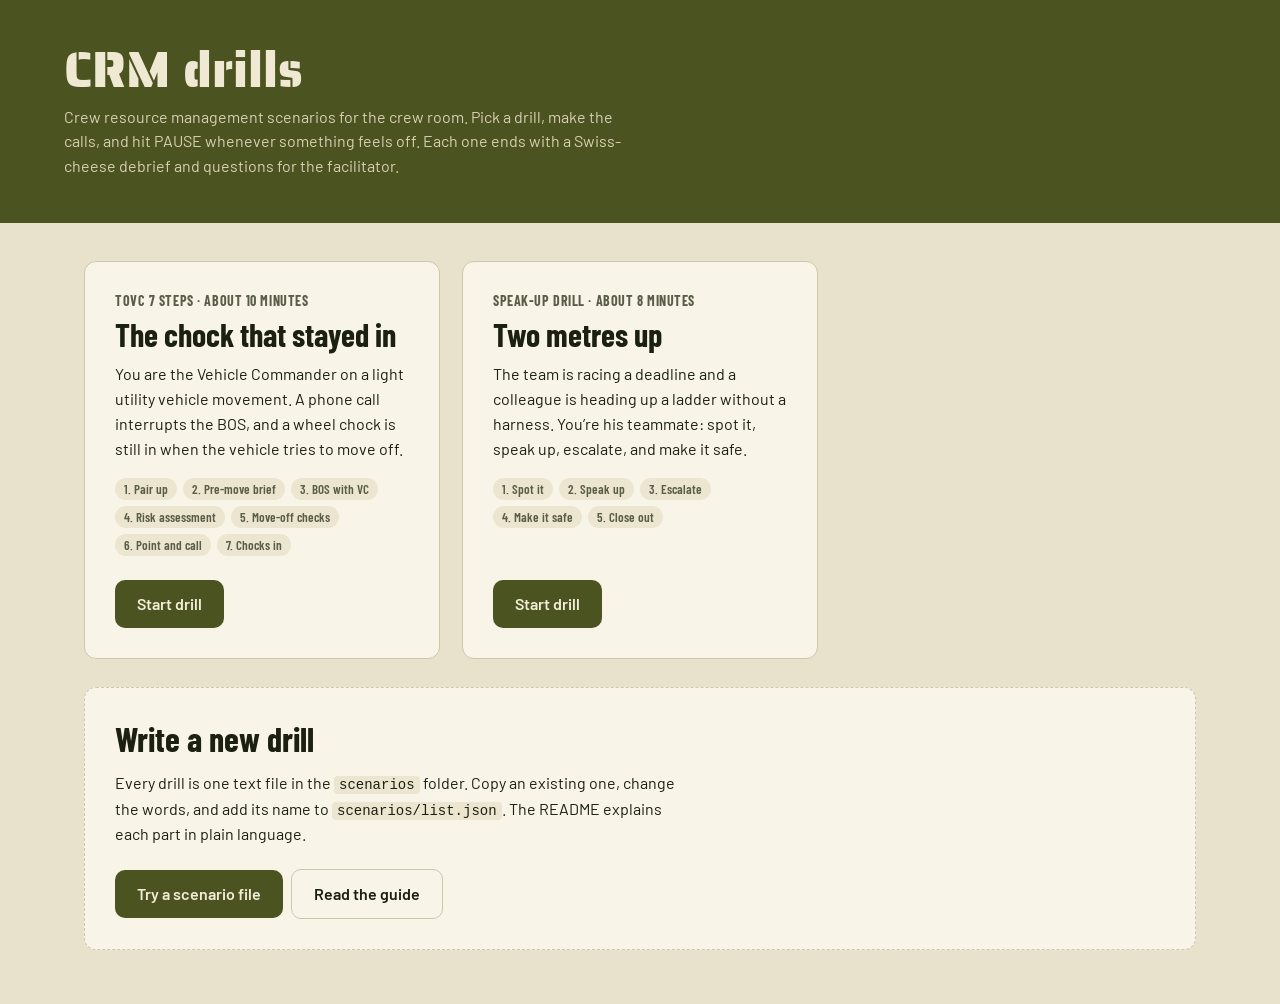
<file: index.html>
<!DOCTYPE html>
<html lang="en">
<head>
<meta charset="utf-8">
<meta name="viewport" content="width=device-width, initial-scale=1">
<title>CRM drills</title>
<meta name="description" content="Crew resource management training drills: branching scenarios with PAUSE and next best action, and a Swiss-cheese debrief.">
<link rel="preconnect" href="https://fonts.googleapis.com">
<link href="https://fonts.googleapis.com/css2?family=Saira+Stencil+One&family=Barlow:wght@400;500;600;700&family=Barlow+Condensed:wght@500;600;700&display=swap" rel="stylesheet">
<link rel="stylesheet" href="assets/style.css">
</head>
<body>
<header><div class="hin">
  <h1>CRM drills</h1>
  <p class="sub">Crew resource management scenarios for the crew room. Pick a drill, make the calls, and hit PAUSE whenever something feels off. Each one ends with a Swiss-cheese debrief and questions for the facilitator.</p>
  <div class="spacer"></div><div class="spacer"></div>
</div></header>
<main class="one">
  <div class="menu" id="menu"><p class="loading">Loading drills…</p></div>
  <section class="card author">
    <h2>Write a new drill</h2>
    <p class="text">Every drill is one text file in the <code>scenarios</code> folder. Copy an existing one, change the words, and add its name to <code>scenarios/list.json</code>. The README explains each part in plain language.</p>
    <a class="go" href="drill.html">Try a scenario file</a><a class="go ghost" href="https://github.com/Gnowsk/crm-drills#readme">Read the guide</a>
  </section>
</main>
<script>
(async () => {
  const esc = s => String(s ?? '').replace(/[&<>"']/g, c => ({'&':'&amp;','<':'&lt;','>':'&gt;','"':'&quot;',"'":'&#39;'}[c]));
  const menu = document.getElementById('menu');
  try {
    const ids = await (await fetch('scenarios/list.json', { cache: 'no-cache' })).json();
    const cards = await Promise.all(ids.map(async id => {
      try {
        const d = await (await fetch(`scenarios/${encodeURIComponent(id)}.json`, { cache: 'no-cache' })).json();
        return `<article class="card drill">
          <div class="kicker">${esc(d.kicker || 'Drill')}${d.duration ? ' · ' + esc(d.duration) : ''}</div>
          <h2>${esc(d.title)}</h2>
          <p>${esc(d.summary || d.subtitle || '')}</p>
          <ul class="steps">${(d.steps || []).map((s, i) => `<li>${i + 1}. ${esc(s)}</li>`).join('')}</ul>
          <div class="foot"></div>
          <a class="go" href="drill.html?s=${encodeURIComponent(id)}">Start drill</a>
        </article>`;
      } catch {
        return `<article class="card drill err"><h2>${esc(id)}</h2><p>This scenario file couldn’t be read. Open it in “Try a scenario file” to see what’s wrong.</p></article>`;
      }
    }));
    menu.innerHTML = cards.join('');
  } catch {
    menu.innerHTML = '<p class="note">The list of drills couldn’t be loaded. If you opened this file straight from your computer, use the live site or a local web server instead (see README).</p>';
  }
})();
</script>
</body>
</html>
</file>
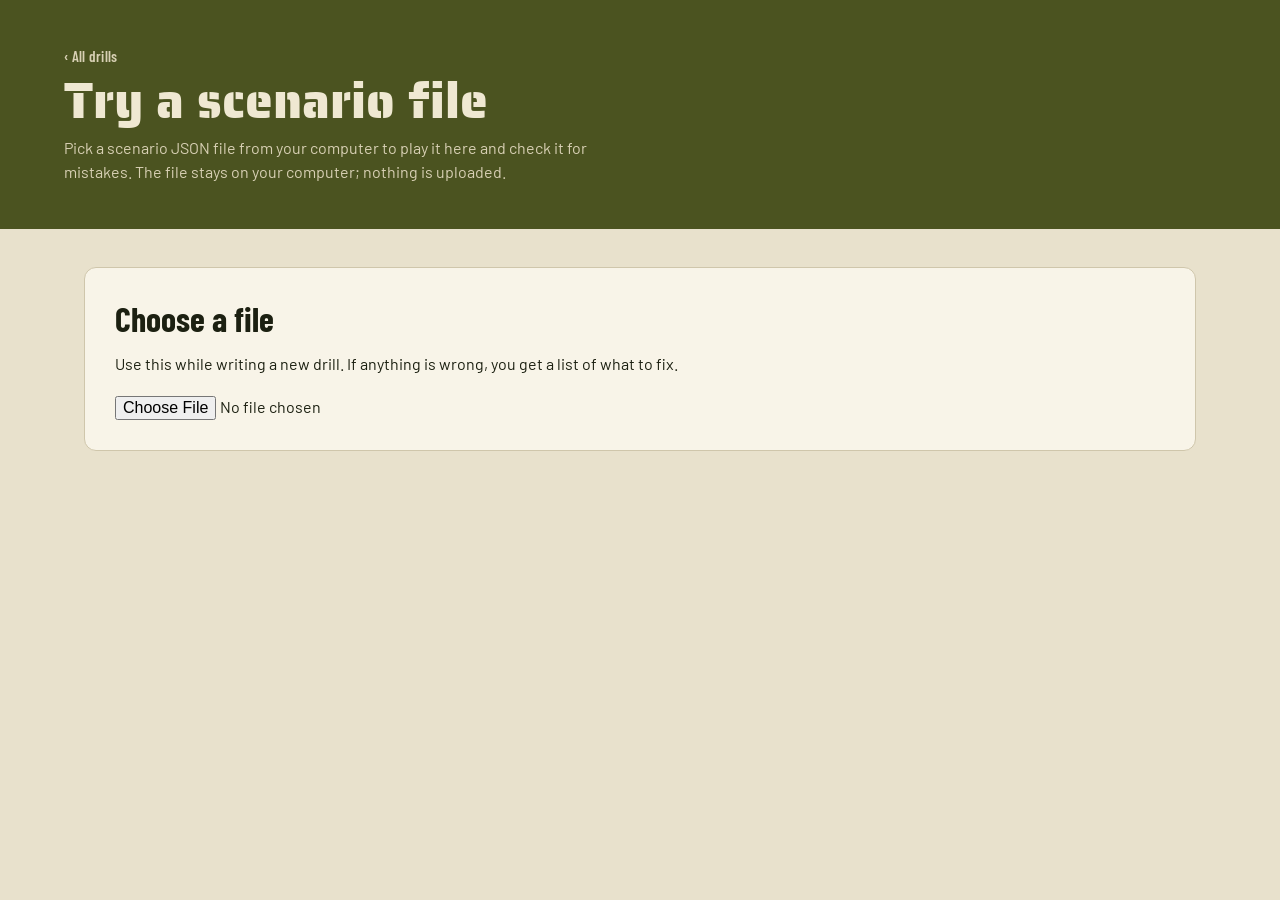
<file: drill.html>
<!DOCTYPE html>
<html lang="en">
<head>
<meta charset="utf-8">
<meta name="viewport" content="width=device-width, initial-scale=1">
<title>CRM drill</title>
<link rel="preconnect" href="https://fonts.googleapis.com">
<link href="https://fonts.googleapis.com/css2?family=Saira+Stencil+One&family=Barlow:wght@400;500;600;700&family=Barlow+Condensed:wght@500;600;700&display=swap" rel="stylesheet">
<link rel="stylesheet" href="assets/style.css">
</head>
<body>
<header><div class="hin">
  <a class="back" href="index.html">‹ All drills</a>
  <h1 id="title">Loading…</h1>
  <p class="sub" id="sub"></p>
  <div class="rail" id="rail"></div>
  <div class="spacer"></div>
</div></header>
<main id="main" class="one"><p class="loading">Loading the drill…</p></main>
<script src="assets/engine.js"></script>
</body>
</html>
</file>
<file: assets/style.css>
/* Shared look for every drill: olive drab and sand, safety-yellow accent for PAUSE.
   Saira Stencil for titles, Barlow for body text. Stacks on phones. */
:root{color-scheme:light dark;
--bg:light-dark(#e8e1cc,#13160d);--card:light-dark(#f8f4e8,#1e2315);--ink:light-dark(#1c2011,#ece5cf);
--mute:light-dark(#5a5d47,#a7a48c);--line:light-dark(#cfc6ab,#343b25);--olive:#4b5320;--oliveD:#363c16;
--acc:#f2b705;--bad:light-dark(#a8321c,#ff8466);--good:light-dark(#3e5f1d,#b5d27a);--okc:light-dark(#8a6a00,#f2cf5b);
--bubble:light-dark(#ece5cf,#272d1b);--bubbleMe:light-dark(#dfe3c6,#2f3a17);--hover:light-dark(#efe9d6,#262c1a);
--fbbg:light-dark(#efe9d6,#232918);--hl:light-dark(#fbf0c9,#2c2a12);
--ground:light-dark(#cbc2a6,#2a3020);--groundLine:light-dark(#9d9478,#3d4530);--glass:light-dark(#a9c1c9,#3a4c52);--measure:light-dark(#6b6550,#a7a48c)}
:root[data-theme=light]{color-scheme:light}:root[data-theme=dark]{color-scheme:dark}
*{box-sizing:border-box;min-width:0}
body{margin:0;background:var(--bg);color:var(--ink);font:16px/1.55 Barlow,system-ui,sans-serif;overflow-x:clip}
a{color:inherit}
button{font:inherit;color:inherit;cursor:pointer}
button:focus-visible,a:focus-visible,input:focus-visible{outline:3px solid var(--acc);outline-offset:2px}
header{background:var(--olive);color:#efe8d2;padding:clamp(22px,3.5vw,44px) max(5vw,16px) 0}
.hin{max-width:1240px;margin:0 auto}
.back{display:inline-block;margin-bottom:10px;color:#d8d0b4;font:600 15px "Barlow Condensed",sans-serif;text-decoration:none;letter-spacing:.02em}
.back:hover{color:#fff;text-decoration:underline}
h1{font:400 clamp(32px,5vw,50px)/1.05 "Saira Stencil One",Impact,sans-serif;margin:0;text-wrap:balance}
.sub{margin:8px 0 0;color:#d8d0b4;max-width:62ch}
.rail{display:flex;gap:4px;margin-top:22px;overflow-x:auto;padding-bottom:0}
.rail div{flex:1 0 96px;padding:10px 10px 12px;background:var(--oliveD);color:#b9b393;font:600 14px/1.2 "Barlow Condensed",sans-serif;border-radius:6px 6px 0 0}
.rail b{display:block;font-size:20px;color:#8f8a6c}
.rail .done{color:#e9e2c8}.rail .done b{color:var(--acc)}
.rail .now{background:var(--bg);color:var(--ink)}.rail .now b{color:var(--olive)}
.spacer{height:22px}
main{max-width:1240px;margin:0 auto;padding:clamp(20px,3vw,40px) max(5vw,16px) 56px;display:grid;grid-template-columns:minmax(0,1.2fr) minmax(0,1fr);gap:28px;align-items:start}
main.one{grid-template-columns:minmax(0,1fr)}
.card{background:var(--card);border:1px solid var(--line);border-radius:12px;padding:clamp(18px,2.5vw,30px)}
.top{display:flex;justify-content:space-between;gap:16px;align-items:flex-start}
.time{font:700 15px "Barlow Condensed",sans-serif;color:var(--mute)}
h2{font:700 clamp(26px,3vw,34px)/1.1 "Barlow Condensed",sans-serif;margin:2px 0 0}
.pause{flex:none;width:92px;height:92px;border:0;background:var(--acc);color:#1c2011;font:700 18px "Barlow Condensed",sans-serif;letter-spacing:.02em;clip-path:polygon(30% 0,70% 0,100% 30%,100% 70%,70% 100%,30% 100%,0 70%,0 30%)}
.pause small{display:block;font-size:12px;font-weight:600}
.pause.alert{animation:pulse 1s ease-in-out infinite}
@keyframes pulse{50%{transform:scale(1.08);filter:brightness(1.15)}}
.text{margin:14px 0 6px;max-width:64ch}
.say{display:grid;gap:8px;margin:14px 0}
.say p{margin:0;padding:10px 14px;border-radius:10px;background:var(--bubble);max-width:58ch}
.say p.me{background:var(--bubbleMe);margin-left:auto}
.say b{display:block;font:600 13px "Barlow Condensed",sans-serif;color:var(--mute)}
.q{font:600 17px Barlow,system-ui,sans-serif;margin:18px 0 10px}
.ch{display:grid;gap:10px}
.ch button{text-align:left;min-height:48px;padding:12px 16px;border:1.5px solid var(--line);background:transparent;border-radius:10px;line-height:1.4}
.ch button:hover{border-color:var(--olive);background:var(--hover)}
.fb{margin-top:16px;padding:14px 16px;border-radius:10px;border-left:5px solid var(--g);background:var(--fbbg)}
.fb strong{color:var(--g);font:700 16px "Barlow Condensed",sans-serif;display:block}
.fb p{margin:4px 0 0}
.go{display:inline-block;margin-top:16px;min-height:48px;padding:12px 22px;border:0;border-radius:10px;background:var(--olive);color:#f3edd8;font-weight:600;text-decoration:none;line-height:24px}
.go.ghost{background:transparent;color:var(--ink);border:1.5px solid var(--line);margin-left:8px}
.pp{margin-top:16px;padding:16px;border:2px dashed var(--acc);border-radius:10px}
.pp h3{margin:0 0 6px;font:700 20px "Barlow Condensed",sans-serif}
.side{display:grid;gap:20px}
.pic{padding:12px 12px 4px}
.pic svg{width:100%;height:auto;display:block}
.pic .cap{font-size:14px;color:var(--mute);margin:4px 6px 8px}
.shaking{animation:strain .35s ease-in-out infinite}
@keyframes strain{50%{transform:translate(2px,-1px) rotate(-.6deg)}}
.cl h3,.db h3{font:700 20px "Barlow Condensed",sans-serif;margin:0 0 8px}
.cl ol{margin:0;padding:0;list-style:none;font-size:15px}
.cl li{display:grid;grid-template-columns:26px 1fr;gap:6px;padding:6px 0;border-top:1px solid var(--line)}
.cl li i{font-style:normal;font-weight:700;color:var(--good)}
.cl li.x{background:var(--hl);font-weight:600}
.note{font-size:13px;color:var(--mute);margin-top:10px}
.db{grid-column:1/-1}
.verdict{font:700 clamp(28px,3.4vw,42px)/1.08 "Barlow Condensed",sans-serif;margin:0;text-wrap:balance}
.fig{position:relative;min-height:240px;margin:18px 0}.fig>svg{position:absolute;inset:0;width:100%;height:100%}
.grid2{display:grid;grid-template-columns:minmax(0,1fr) minmax(0,1fr);gap:28px}
.bar{display:grid;grid-template-columns:minmax(0,11em) minmax(0,1fr) 3em;gap:10px;align-items:center;margin:8px 0;font-size:15px}
.bar span{height:12px;background:var(--line);border-radius:6px;overflow:hidden}
.bar span i{display:block;height:100%;background:var(--olive)}
.bar em{font-style:normal;text-align:right;font-weight:700;white-space:nowrap}
.log{margin:0;padding:0;list-style:none;font-size:15px}
.log li{padding:7px 0;border-top:1px solid var(--line);display:grid;grid-template-columns:5.5em 1fr;gap:8px}
.tag{font:700 13px "Barlow Condensed",sans-serif;color:var(--g)}
details{margin-top:22px;border-top:1px solid var(--line);padding-top:14px}
summary{font:700 20px "Barlow Condensed",sans-serif;cursor:pointer;min-height:44px}
details ol li{margin:8px 0;max-width:72ch}

/* Home page */
.menu{display:grid;grid-template-columns:repeat(auto-fill,minmax(min(100%,340px),1fr));gap:22px;align-content:start}
.drill{display:flex;flex-direction:column;gap:6px}
.drill .kicker{font:700 14px "Barlow Condensed",sans-serif;color:var(--mute);letter-spacing:.04em;text-transform:uppercase}
.drill h2{font-size:clamp(26px,3vw,32px)}
.drill p{margin:4px 0 0;max-width:60ch}
.drill .steps{display:flex;flex-wrap:wrap;gap:6px;margin:10px 0 0;padding:0;list-style:none}
.drill .steps li{font:600 13px "Barlow Condensed",sans-serif;padding:3px 9px;border-radius:999px;background:var(--bubble);color:var(--mute)}
.drill .go{align-self:flex-start;margin-top:auto}
.drill .foot{flex:1;min-height:12px}
.author{border-style:dashed}
.author code{font-size:14px;background:var(--bubble);padding:1px 5px;border-radius:4px}

/* Errors and loading */
.err{border-left:5px solid var(--bad)}
.err h2{color:var(--bad)}
.err ul{padding-left:20px}.err li{margin:6px 0}
.err code{font-size:14px;background:var(--bubble);padding:1px 5px;border-radius:4px;overflow-wrap:anywhere}
.loading{color:var(--mute)}
input[type=file]{font:inherit;margin-top:12px;max-width:100%}

@media(max-width:860px){main{grid-template-columns:minmax(0,1fr)}.side{order:-1}.grid2{grid-template-columns:minmax(0,1fr)}.cl.later{display:none}}
@media(max-width:600px){.pause{width:76px;height:76px;font-size:16px}.bar{grid-template-columns:minmax(0,8em) minmax(0,1fr) 2.6em}.go.ghost{margin-left:0}}
@media(prefers-reduced-motion:reduce){.pause.alert,.shaking{animation:none}}
</file>
